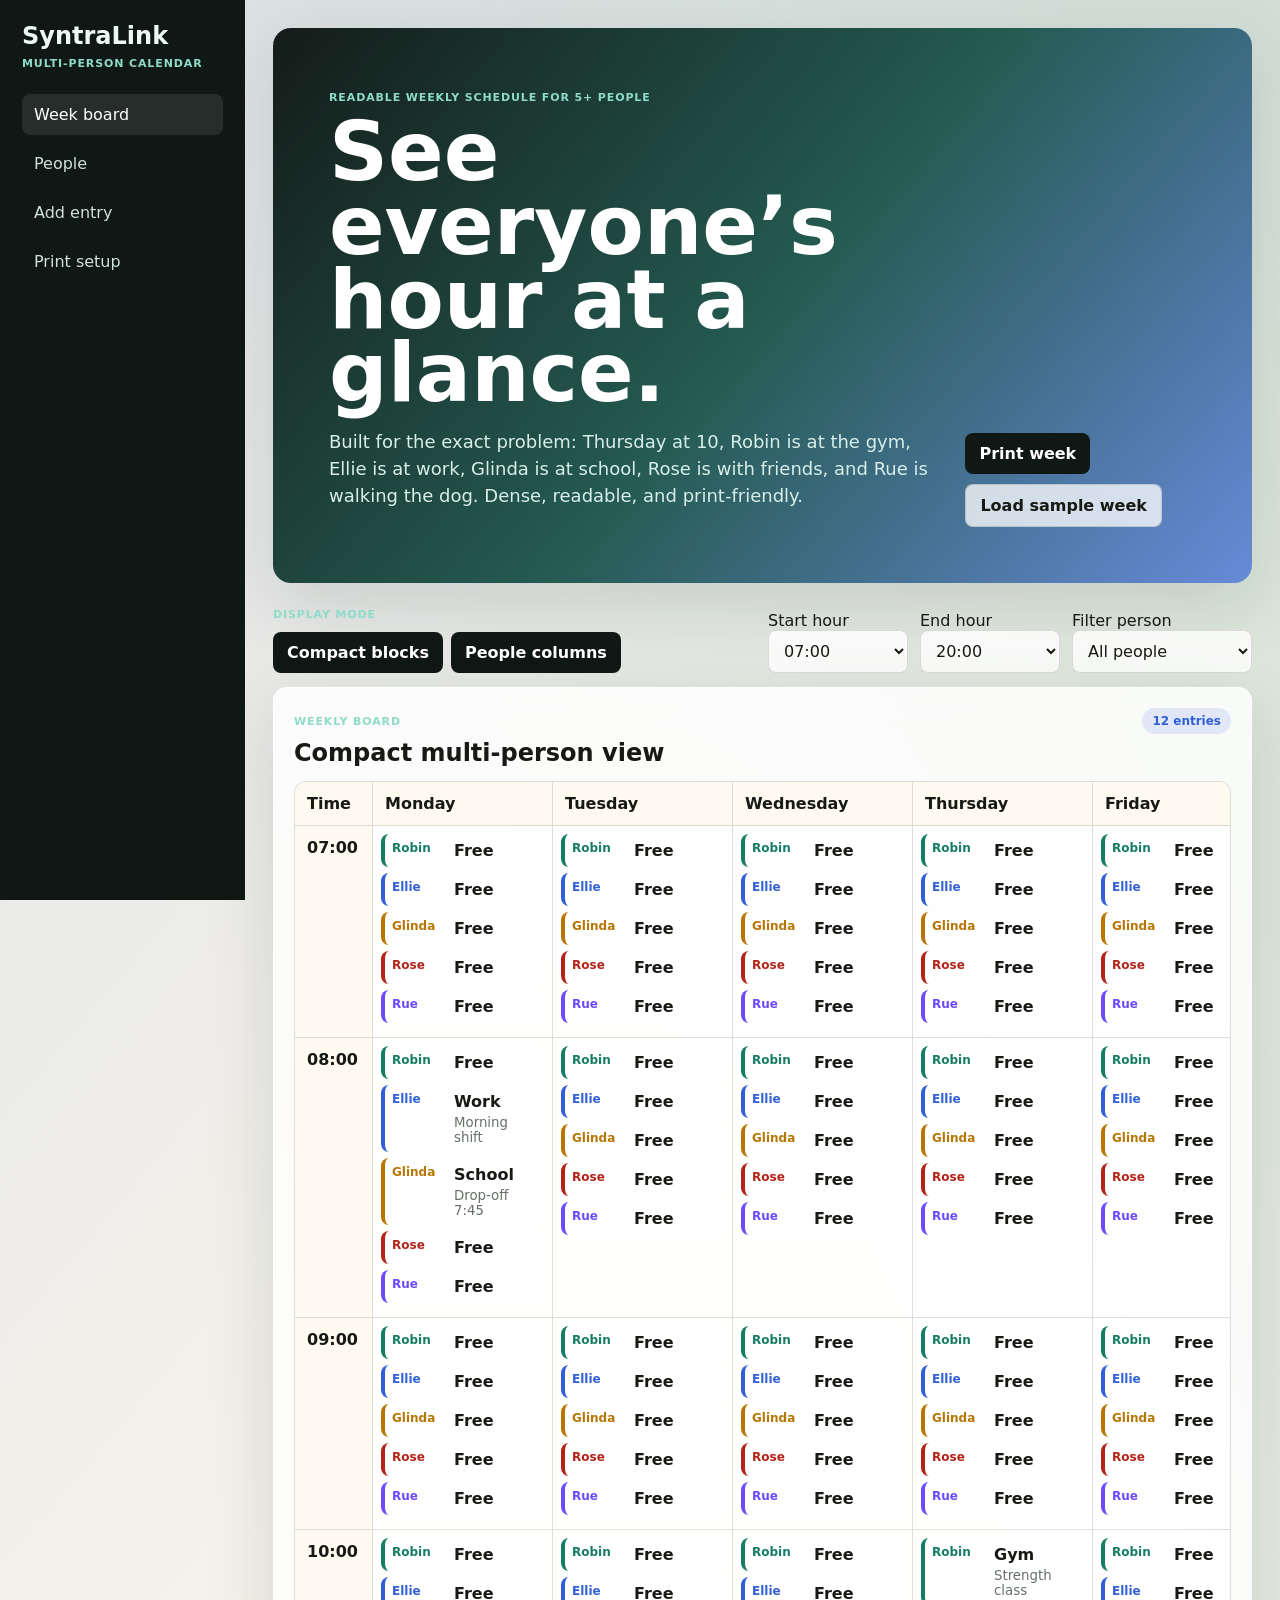
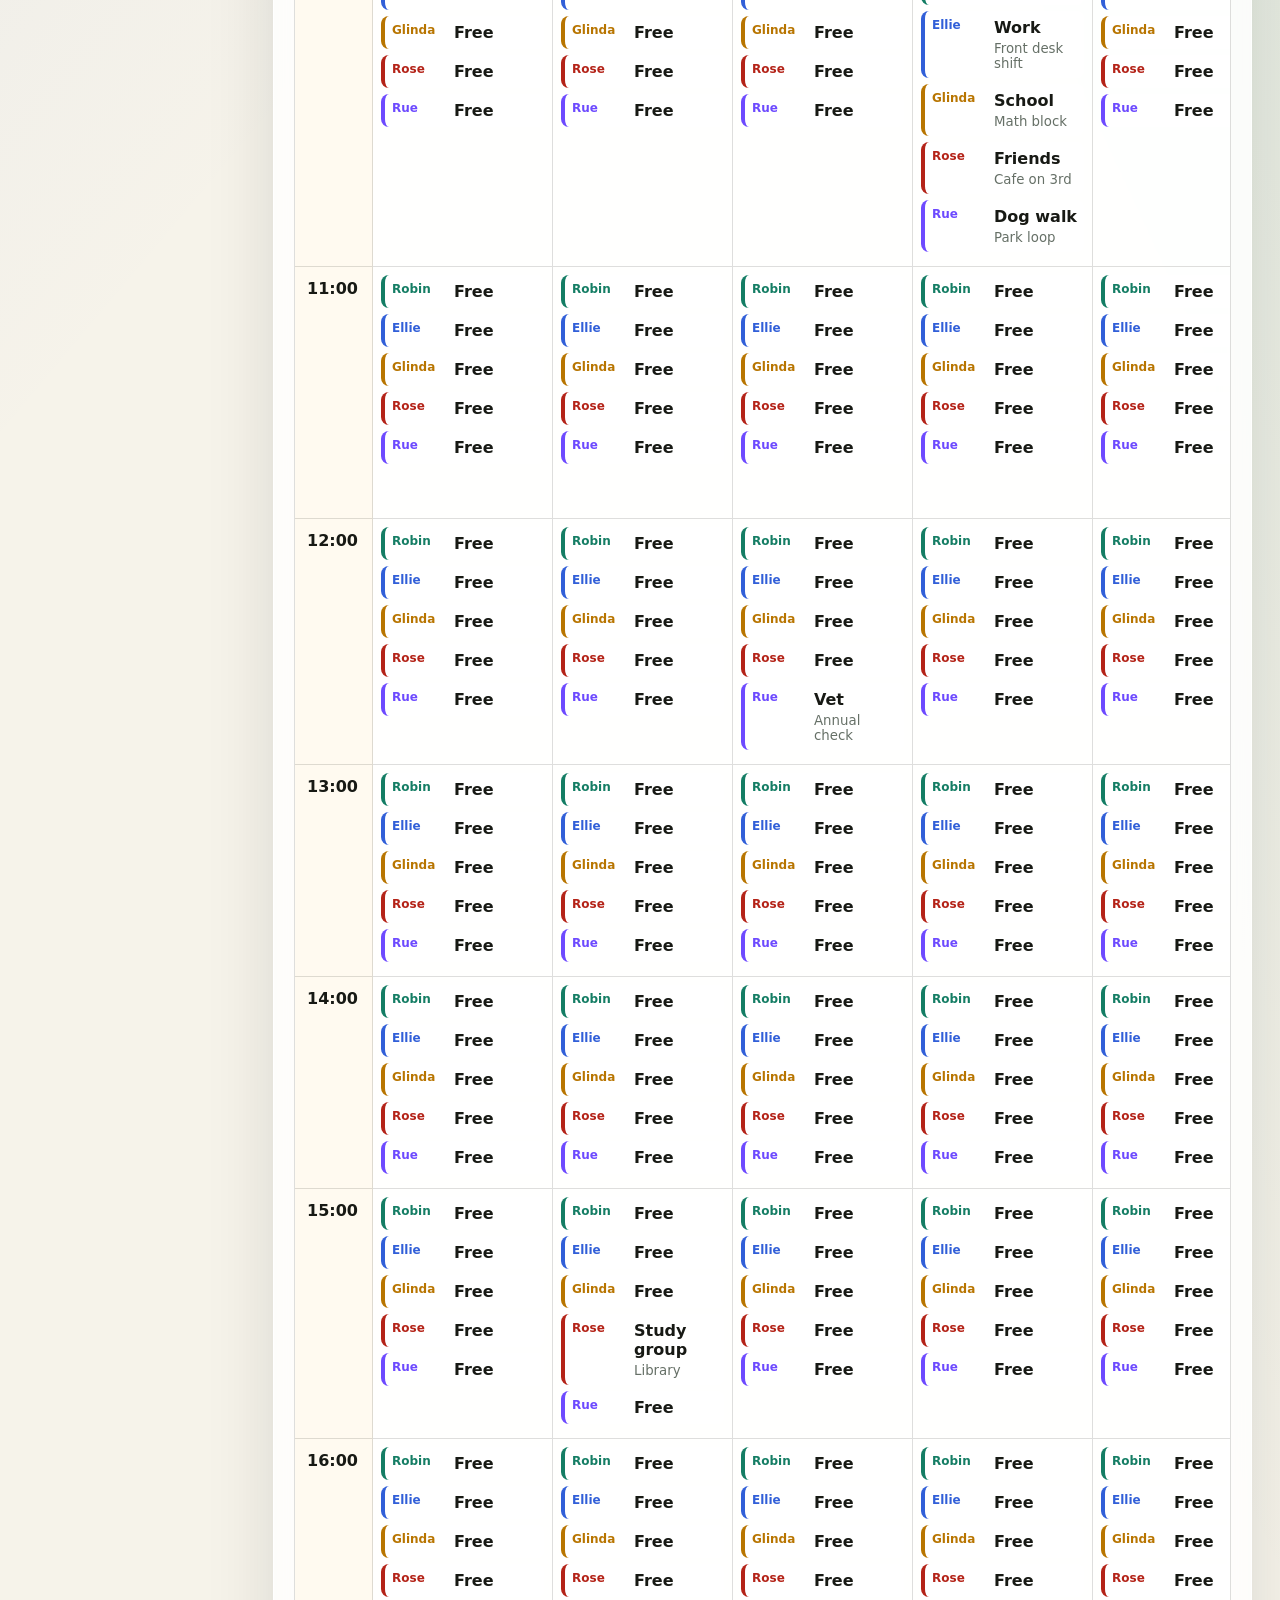
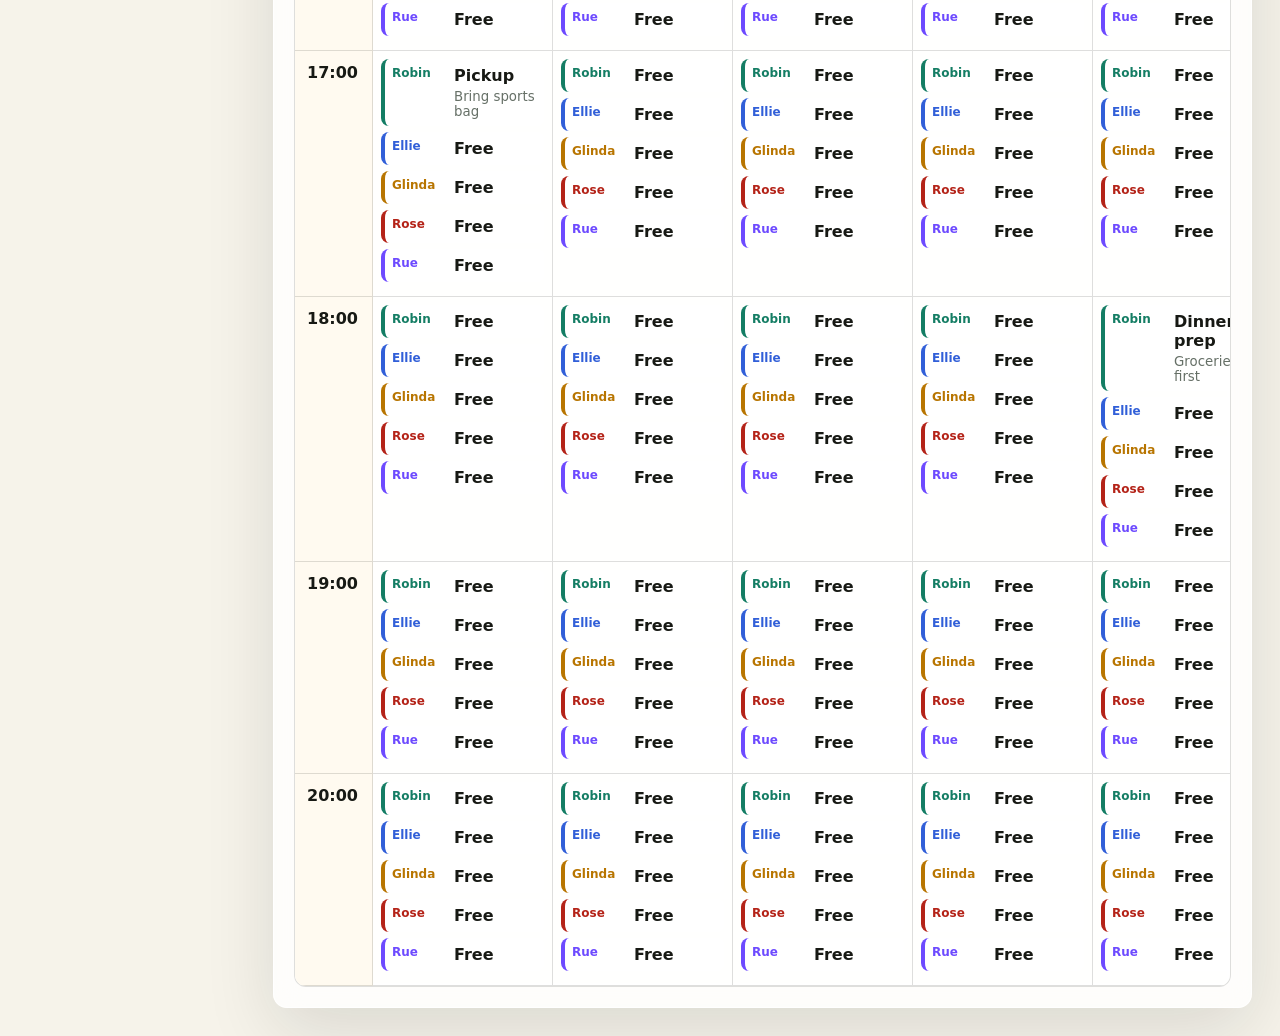
<file: demos/L-0503-multi-person-hourly-calendar/index.html>
<!doctype html>
<html lang="en">
<head>
  <meta charset="utf-8" />
  <meta name="viewport" content="width=device-width, initial-scale=1" />
  <title>Household Hourly Calendar - SyntraLink Demo</title>
  <link rel="stylesheet" href="styles.css" />
</head>
<body>
  <aside class="sidebar">
    <div class="brand">
      <strong>SyntraLink</strong>
      <span>Multi-person calendar</span>
    </div>
    <button class="nav active" data-view="calendar">Week board</button>
    <button class="nav" data-view="people">People</button>
    <button class="nav" data-view="entry">Add entry</button>
    <button class="nav" data-view="print">Print setup</button>
  </aside>

  <main>
    <header class="hero">
      <div>
        <p class="eyebrow">Readable weekly schedule for 5+ people</p>
        <h1>See everyone’s hour at a glance.</h1>
        <p class="lede">Built for the exact problem: Thursday at 10, Robin is at the gym, Ellie is at work, Glinda is at school, Rose is with friends, and Rue is walking the dog. Dense, readable, and print-friendly.</p>
      </div>
      <div class="hero-actions">
        <button id="printBtn">Print week</button>
        <button class="secondary" id="sampleBtn">Load sample week</button>
      </div>
    </header>

    <section id="calendar" class="view active">
      <div class="toolbar">
        <div>
          <p class="label">Display mode</p>
          <div class="segmented">
            <button class="mode active" data-mode="compact">Compact blocks</button>
            <button class="mode" data-mode="people">People columns</button>
          </div>
        </div>
        <label>Start hour
          <select id="startHour"></select>
        </label>
        <label>End hour
          <select id="endHour"></select>
        </label>
        <label>Filter person
          <select id="personFilter"><option value="all">All people</option></select>
        </label>
      </div>

      <section class="panel board-panel">
        <div class="panel-head">
          <div>
            <p class="label">Weekly board</p>
            <h2 id="boardTitle">Compact multi-person view</h2>
          </div>
          <span class="badge" id="entryCount">0 entries</span>
        </div>
        <div id="calendarGrid" class="calendar-grid"></div>
      </section>
    </section>

    <section id="people" class="view">
      <div class="panel">
        <div class="panel-head">
          <div>
            <p class="label">People tracked</p>
            <h2>Color-coded schedule lanes</h2>
          </div>
        </div>
        <div id="peopleGrid" class="people-grid"></div>
      </div>
    </section>

    <section id="entry" class="view">
      <div class="layout two">
        <section class="panel">
          <p class="label">New schedule block</p>
          <h2>Add or update an activity</h2>
          <form id="entryForm" class="form-grid">
            <label>Person<select id="entryPerson"></select></label>
            <label>Day<select id="entryDay"></select></label>
            <label>Hour<select id="entryHour"></select></label>
            <label>Activity<input id="entryActivity" placeholder="Gym, work, school..." required /></label>
            <label class="wide">Details<input id="entryDetails" placeholder="Optional notes, location, pickup, reminder..." /></label>
            <div class="actions wide">
              <button type="submit">Save activity</button>
              <button type="button" class="secondary" id="clearHour">Clear selected hour</button>
            </div>
          </form>
        </section>

        <section class="panel">
          <p class="label">Why normal calendars fail</p>
          <h2>One hour can contain five lives.</h2>
          <p class="body-copy">Instead of stacking tiny overlapping events, every hour cell is designed as a readable roster. The print view keeps names, activity and short notes visible on paper.</p>
          <ul class="clean-list">
            <li>Every hour shows all people, not overlapping slivers.</li>
            <li>Missing entries are visible as empty slots.</li>
            <li>Filtering helps plan one person without losing the household view.</li>
            <li>Print mode removes controls and tightens the grid.</li>
          </ul>
        </section>
      </div>
    </section>

    <section id="print" class="view">
      <div class="layout two">
        <section class="panel">
          <p class="label">Print setup</p>
          <h2>Make the week readable on paper</h2>
          <div class="print-options">
            <label><input type="checkbox" id="hideEmpty" /> Hide empty person slots</label>
            <label><input type="checkbox" id="largePrint" checked /> Use larger print spacing</label>
            <label><input type="checkbox" id="includeNotes" checked /> Include short details</label>
          </div>
          <div class="actions">
            <button id="printBtn2">Print calendar</button>
            <button class="secondary" id="exportCsv">Copy CSV</button>
          </div>
        </section>
        <section class="panel">
          <p class="label">Best use</p>
          <h2>For families, roommates, teams and care schedules.</h2>
          <p class="body-copy">The goal is not another event calendar. It is a weekly status board for multiple people, optimized for dense hourly information and fast scanning.</p>
        </section>
      </div>
    </section>
  </main>

  <div id="toast" role="status" aria-live="polite"></div>
  <script src="app.js"></script>
</body>
</html>
</file>
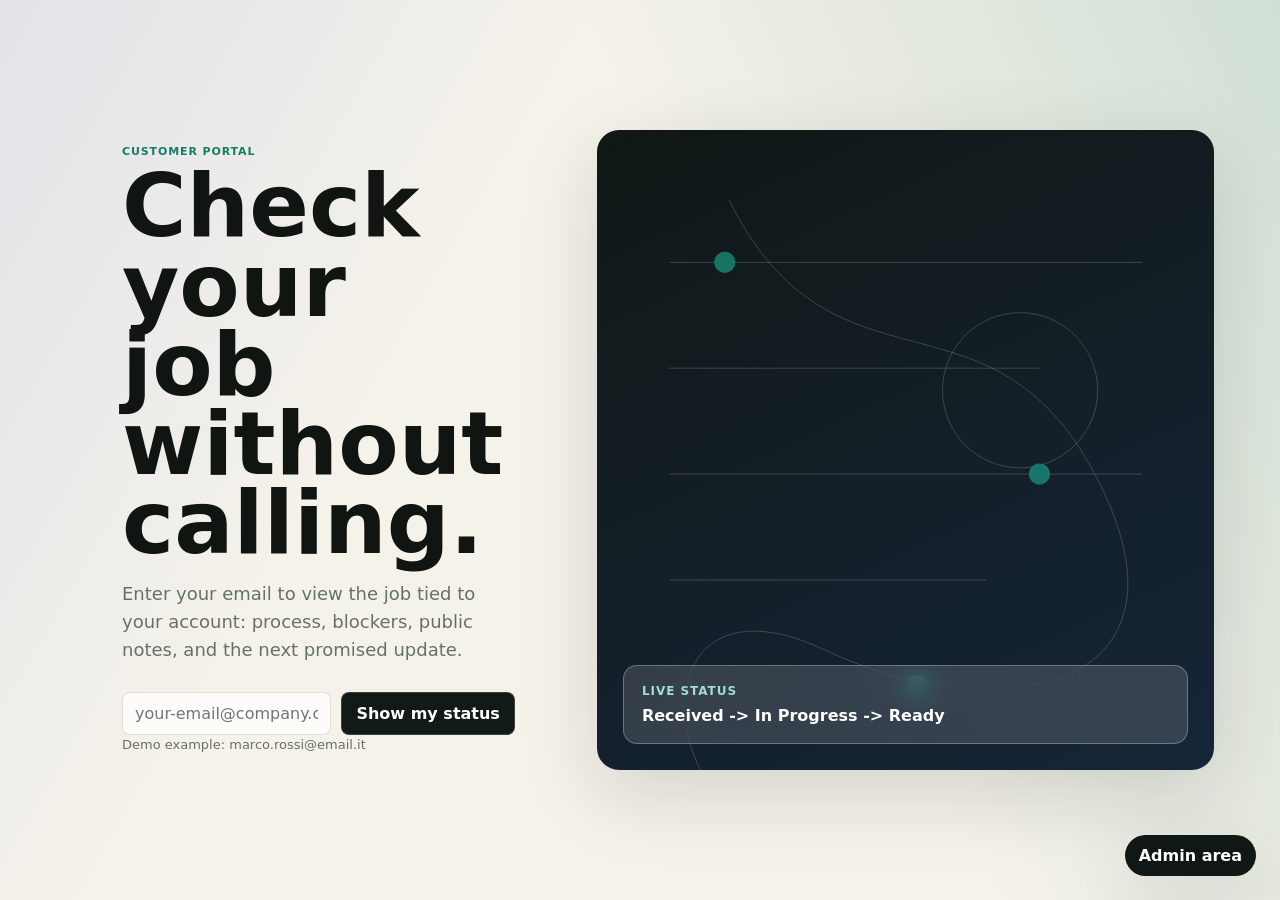
<file: customer.html>
<!doctype html>
<html lang="en">
<head>
  <meta charset="utf-8" />
  <meta name="viewport" content="width=device-width, initial-scale=1" />
  <title>SyntraLink - Customer Status</title>
  <link rel="stylesheet" href="styles.css" />
</head>
<body class="customer-body">
  <main class="customer-page">
    <section class="customer-hero">
      <div class="customer-copy">
        <p class="eyebrow">Customer portal</p>
        <h1>Check your job without calling.</h1>
        <p class="lede">Enter your email to view the job tied to your account: process, blockers, public notes, and the next promised update.</p>
        <form id="customerLookup" class="lookup-form">
          <input id="lookupEmail" type="email" placeholder="your-email@company.com" required />
          <button type="submit">Show my status</button>
        </form>
        <p class="hint">Demo example: marco.rossi@email.it</p>
      </div>

      <div class="customer-stage">
        <div id="customerPlaceholder" class="client-art" aria-hidden="true">
          <div class="glass-ticket">
            <span>LIVE STATUS</span>
            <strong>Received -> In Progress -> Ready</strong>
          </div>
        </div>

        <section id="customerResult" class="customer-result hidden">
          <div class="client-card account-card">
            <div class="client-top">
              <div>
                <p class="label">Verified account</p>
                <h2 id="customerTitle">-</h2>
              </div>
              <span id="customerStatusBadge" class="badge blue">-</span>
            </div>

            <div class="promise">
              <strong>Next update</strong>
              <span id="customerNext">-</span>
            </div>

            <ol id="customerSteps" class="steps"></ol>

            <div class="evidence">
              <div class="photo-tile">
                <span>Work proof</span>
                <strong id="customerStep">-</strong>
              </div>
              <div class="note">
                <strong>Team note</strong>
                <p id="customerNote">-</p>
              </div>
            </div>
          </div>
        </section>

        <section id="emptyResult" class="panel empty-state hidden">
          <p class="label">No job found</p>
          <h2>This email is not linked to an open job.</h2>
          <p class="small">Check for typos or ask the business to connect your email address to the job record.</p>
        </section>
      </div>
    </section>

    <a class="admin-return" href="index.html">Admin area</a>
  </main>

  <div id="toast" role="status" aria-live="polite"></div>
  <script src="customer.js"></script>
</body>
</html>
</file>
<file: demos/L-0503-multi-person-hourly-calendar/styles.css>
:root {
  --bg: #f6f3ea;
  --ink: #171914;
  --muted: #667067;
  --line: rgba(23, 25, 20, .14);
  --panel: rgba(255, 255, 255, .82);
  --dark: #101815;
  --green: #147d64;
  --blue: #315fd8;
  --shadow: 0 22px 70px rgba(16, 24, 21, .12);
}
* { box-sizing: border-box; }
body {
  margin: 0;
  min-height: 100vh;
  display: flex;
  color: var(--ink);
  background: linear-gradient(130deg, rgba(49,95,216,.10), transparent 36%), linear-gradient(245deg, rgba(20,125,100,.15), transparent 46%), var(--bg);
  font-family: Inter, ui-sans-serif, system-ui, -apple-system, BlinkMacSystemFont, "Segoe UI", sans-serif;
}
button, input, select { font: inherit; }
button { cursor: pointer; }
.sidebar { position: sticky; top: 0; width: 245px; height: 100vh; padding: 22px; color: #ecf8f4; background: #101815; }
.brand { margin-bottom: 24px; }
.brand strong { display: block; font-size: 24px; }
.brand span, .eyebrow, .label { display: block; margin-top: 7px; color: #8ddbc8; text-transform: uppercase; letter-spacing: .08em; font-size: 11px; font-weight: 850; }
.nav { width: 100%; margin-bottom: 8px; border: 0; border-radius: 8px; padding: 11px 12px; color: #cfe1dc; background: transparent; text-align: left; }
.nav.active, .nav:hover { color: #fff; background: rgba(255,255,255,.09); }
main { flex: 1; min-width: 0; padding: 28px; }
.hero {
  min-height: 320px;
  display: flex;
  justify-content: space-between;
  gap: 24px;
  align-items: flex-end;
  margin-bottom: 18px;
  padding: clamp(24px, 5vw, 56px);
  border-radius: 18px;
  color: #fff;
  background: linear-gradient(130deg, rgba(16,24,21,.98), rgba(20,78,67,.92), rgba(49,95,216,.68));
  box-shadow: var(--shadow);
}
h1 { max-width: 880px; margin: 0; font-size: clamp(38px, 7vw, 82px); line-height: .9; }
h2 { margin: 0; font-size: 24px; }
.lede { max-width: 780px; color: #d8eee8; font-size: 18px; line-height: 1.5; }
.hero-actions { display: flex; gap: 10px; flex-wrap: wrap; }
.hero-actions button, .actions button, .toolbar button {
  border: 0;
  border-radius: 8px;
  padding: 11px 14px;
  color: #fff;
  background: var(--dark);
  font-weight: 800;
}
.secondary, .toolbar .secondary { color: var(--ink) !important; background: rgba(255,255,255,.76) !important; border: 1px solid var(--line) !important; }
.view { display: none; }
.view.active { display: block; }
.toolbar {
  display: grid;
  grid-template-columns: minmax(250px, 1fr) 140px 140px 180px;
  gap: 12px;
  align-items: end;
  margin-bottom: 14px;
}
select, input { width: 100%; border: 1px solid var(--line); border-radius: 8px; padding: 10px 11px; background: rgba(255,255,255,.82); color: var(--ink); }
.segmented { display: flex; gap: 8px; flex-wrap: wrap; }
.mode { border: 1px solid var(--line); border-radius: 8px; padding: 10px 12px; color: var(--ink); background: rgba(255,255,255,.7); font-weight: 800; }
.mode.active { color: #fff; background: var(--dark); }
.panel {
  border: 1px solid rgba(255,255,255,.78);
  border-radius: 14px;
  padding: 20px;
  background: var(--panel);
  box-shadow: var(--shadow);
  backdrop-filter: blur(14px);
}
.panel-head { display: flex; justify-content: space-between; gap: 14px; align-items: flex-start; margin-bottom: 14px; }
.badge { border-radius: 999px; padding: 6px 10px; color: var(--blue); background: rgba(49,95,216,.12); font-size: 12px; font-weight: 850; }
.compact-grid {
  display: grid;
  grid-template-columns: 78px repeat(7, minmax(180px, 1fr));
  overflow: auto;
  border: 1px solid var(--line);
  border-radius: 12px;
  background: rgba(255,255,255,.55);
}
.corner, .day-head, .time-cell, .hour-cell {
  border-right: 1px solid var(--line);
  border-bottom: 1px solid var(--line);
}
.corner, .day-head { position: sticky; top: 0; z-index: 2; padding: 12px; background: #fffaf0; font-weight: 900; }
.corner { left: 0; z-index: 3; }
.time-cell { position: sticky; left: 0; z-index: 1; padding: 12px; background: #fffaf0; font-weight: 850; }
.hour-cell { min-height: 142px; padding: 8px; background: rgba(255,255,255,.45); }
.roster-row {
  display: grid;
  grid-template-columns: 54px minmax(0, 1fr);
  gap: 4px 8px;
  align-items: start;
  margin-bottom: 6px;
  padding: 7px;
  border-left: 4px solid var(--color);
  border-radius: 8px;
  background: rgba(255,255,255,.7);
}
.roster-row span { color: var(--color); font-weight: 900; font-size: 12px; }
.roster-row strong { overflow-wrap: anywhere; }
.roster-row small { grid-column: 2; color: var(--muted); }
.people-mode-grid { display: grid; gap: 18px; }
.day-card { border: 1px solid var(--line); border-radius: 12px; padding: 14px; background: rgba(255,255,255,.52); }
.day-card h3 { margin: 0 0 12px; }
.people-table { display: grid; grid-template-columns: 78px repeat(var(--people), minmax(150px, 1fr)); overflow: auto; }
.time-head, .person-head, .person-hour { border-right: 1px solid var(--line); border-bottom: 1px solid var(--line); padding: 10px; background: rgba(255,255,255,.62); }
.person-head { color: var(--color); font-weight: 900; }
.person-hour { min-height: 74px; }
.entry strong { display: block; }
.entry small, .empty, .body-copy, .clean-list { color: var(--muted); line-height: 1.5; }
.people-grid { display: grid; grid-template-columns: repeat(5, minmax(150px,1fr)); gap: 12px; }
.people-grid article { padding: 16px; border: 1px solid var(--line); border-radius: 12px; background: rgba(255,255,255,.58); }
.people-grid span { display: block; width: 32px; height: 8px; border-radius: 999px; background: var(--color); margin-bottom: 12px; }
.layout.two { display: grid; grid-template-columns: minmax(0,1fr) minmax(320px,.8fr); gap: 18px; align-items: start; }
.form-grid { display: grid; grid-template-columns: repeat(2,minmax(0,1fr)); gap: 12px; margin-top: 18px; }
.wide { grid-column: 1 / -1; }
.actions { display: flex; gap: 10px; flex-wrap: wrap; margin-top: 14px; }
.print-options { display: grid; gap: 10px; margin-top: 16px; }
.print-options label { display: flex; gap: 10px; padding: 12px; border: 1px solid var(--line); border-radius: 10px; background: rgba(255,255,255,.58); }
#toast { position: fixed; right: 22px; bottom: 22px; max-width: min(420px, calc(100vw - 44px)); padding: 12px 14px; border-radius: 10px; color: #fff; background: var(--dark); box-shadow: var(--shadow); opacity: 0; transform: translateY(10px); transition: opacity .18s ease, transform .18s ease; pointer-events: none; }
#toast.show { opacity: 1; transform: translateY(0); }
@media (max-width: 1080px) { body { display: block; } .sidebar { position: static; width: auto; height: auto; } .nav { display: inline-block; width: auto; } .hero, .layout.two { display: grid; grid-template-columns: 1fr; } .toolbar { grid-template-columns: 1fr 1fr; } .people-grid { grid-template-columns: repeat(2,1fr); } }
@media (max-width: 680px) { main { padding: 16px; } h1 { font-size: 42px; } .toolbar, .form-grid, .people-grid { grid-template-columns: 1fr; } .hero, .panel { padding: 18px; } }
@media print {
  body { display: block; background: #fff; }
  .sidebar, .hero, .toolbar, .actions, #toast { display: none !important; }
  main { padding: 0; }
  .panel { box-shadow: none; border: 0; padding: 0; }
  .compact-grid { grid-template-columns: 62px repeat(7, 1fr); font-size: 10px; border-color: #999; }
  .hour-cell { min-height: 96px; padding: 4px; }
  .roster-row { padding: 3px; margin-bottom: 3px; grid-template-columns: 42px 1fr; }
  .roster-row small { display: block; font-size: 9px; }
}
</file>
<file: styles.css>
:root {
  --ink: #111512;
  --muted: #66716b;
  --paper: #f5f2ea;
  --cream: #fbfaf5;
  --line: rgba(17, 21, 18, .12);
  --panel: rgba(255, 255, 255, .78);
  --dark: #101815;
  --green: #147d64;
  --blue: #315fd8;
  --amber: #bd7b16;
  --red: #bc2f2b;
  --shadow: 0 24px 80px rgba(17, 21, 18, .14);
}

* {
  box-sizing: border-box;
}

body {
  margin: 0;
  min-height: 100vh;
  color: var(--ink);
  background:
    linear-gradient(120deg, rgba(49, 95, 216, .10), transparent 34%),
    linear-gradient(245deg, rgba(20, 125, 100, .16), transparent 42%),
    var(--paper);
  font-family: Inter, ui-sans-serif, system-ui, -apple-system, BlinkMacSystemFont, "Segoe UI", sans-serif;
}

button,
input,
select,
textarea {
  font: inherit;
}

button {
  min-height: 42px;
  border: 1px solid rgba(255, 255, 255, .18);
  border-radius: 8px;
  padding: 10px 14px;
  color: #fff;
  background: #121a17;
  font-weight: 760;
  cursor: pointer;
  transition: transform .16s ease, background .16s ease, border-color .16s ease;
}

button:hover {
  transform: translateY(-1px);
  background: #21332d;
}

button.secondary {
  color: var(--ink);
  background: rgba(255, 255, 255, .68);
  border-color: var(--line);
}

button.danger {
  background: var(--red);
}

input,
select,
textarea {
  width: 100%;
  min-width: 0;
  border: 1px solid var(--line);
  border-radius: 8px;
  padding: 11px 12px;
  color: var(--ink);
  background: rgba(255, 255, 255, .78);
  outline: none;
}

input:focus,
select:focus,
textarea:focus {
  border-color: rgba(49, 95, 216, .58);
  box-shadow: 0 0 0 4px rgba(49, 95, 216, .10);
}

textarea {
  resize: vertical;
  line-height: 1.5;
}

.hidden {
  display: none !important;
}

.eyebrow,
.label,
.brand span {
  margin: 0 0 8px;
  color: var(--green);
  text-transform: uppercase;
  letter-spacing: .08em;
  font-size: 11px;
  font-weight: 850;
}

h1,
h2,
p {
  overflow-wrap: anywhere;
}

h1 {
  margin: 0;
  max-width: 980px;
  font-size: clamp(38px, 7vw, 88px);
  line-height: .9;
  letter-spacing: 0;
}

h2 {
  margin: 0;
  font-size: 24px;
  line-height: 1.1;
}

.lede {
  max-width: 720px;
  margin: 18px 0 0;
  color: var(--muted);
  font-size: 18px;
  line-height: 1.55;
}

.small,
.hint {
  color: var(--muted);
  line-height: 1.5;
}

.login-screen {
  position: relative;
  min-height: 100vh;
  display: grid;
  place-items: center;
  padding: 28px;
  overflow: hidden;
}

.ambient-grid {
  position: absolute;
  inset: 22px;
  border: 1px solid var(--line);
  border-radius: 18px;
  background-image:
    linear-gradient(rgba(17, 21, 18, .08) 1px, transparent 1px),
    linear-gradient(90deg, rgba(17, 21, 18, .08) 1px, transparent 1px);
  background-size: 72px 72px;
  mask-image: linear-gradient(to bottom, black, transparent 86%);
}

.login-card {
  position: relative;
  width: min(920px, 100%);
  padding: clamp(28px, 6vw, 72px);
  border: 1px solid rgba(255, 255, 255, .65);
  border-radius: 18px;
  background: rgba(251, 250, 245, .76);
  box-shadow: var(--shadow);
  backdrop-filter: blur(18px);
}

.login-form {
  display: grid;
  grid-template-columns: minmax(0, 1fr) auto;
  gap: 12px;
  align-items: end;
  margin-top: 28px;
}

.login-form label,
.form-grid label {
  display: grid;
  gap: 7px;
  font-size: 13px;
  font-weight: 780;
}

.hint {
  grid-column: 1 / -1;
  margin: 0;
  font-size: 13px;
}

.ghost-link,
.admin-return {
  display: inline-flex;
  margin-top: 20px;
  color: var(--ink);
  font-weight: 800;
}

.app-shell {
  min-height: 100vh;
  display: flex;
}

.sidebar {
  position: sticky;
  top: 0;
  width: 250px;
  height: 100vh;
  display: flex;
  flex-direction: column;
  gap: 8px;
  padding: 22px;
  color: #eef8f4;
  background: rgba(16, 24, 21, .96);
}

.brand {
  margin-bottom: 24px;
}

.brand strong {
  display: block;
  font-size: 25px;
  line-height: 1;
}

.brand span {
  display: block;
  margin-top: 7px;
  color: #8dd9c7;
}

.nav {
  width: 100%;
  color: #c5d8d0;
  background: transparent;
  border-color: transparent;
  text-align: left;
  text-decoration: none;
}

.nav.active,
.nav:hover {
  color: #fff;
  background: rgba(255, 255, 255, .09);
  transform: none;
}

.danger-nav {
  margin-top: auto;
  color: #ffb5ae;
}

main {
  flex: 1;
  min-width: 0;
  padding: 28px;
}

.hero-admin {
  min-height: 330px;
  display: flex;
  justify-content: space-between;
  gap: 26px;
  align-items: flex-end;
  margin-bottom: 20px;
  padding: clamp(24px, 5vw, 56px);
  border: 1px solid rgba(255, 255, 255, .66);
  border-radius: 18px;
  color: #fff;
  background:
    linear-gradient(130deg, rgba(16, 24, 21, .96), rgba(15, 48, 45, .90) 48%, rgba(49, 95, 216, .70)),
    url("data:image/svg+xml,%3Csvg xmlns='http://www.w3.org/2000/svg' width='900' height='500' viewBox='0 0 900 500'%3E%3Cg fill='none' stroke='%23ffffff' stroke-opacity='.16'%3E%3Cpath d='M60 410 C180 200 300 470 430 230 S690 120 840 310'/%3E%3Cpath d='M120 80 H780 M120 150 H740 M120 220 H820 M120 290 H700 M120 360 H780'/%3E%3Ccircle cx='430' cy='230' r='54'/%3E%3C/g%3E%3C/svg%3E");
  background-size: cover;
  box-shadow: var(--shadow);
}

.hero-admin .eyebrow,
.hero-admin .lede {
  color: #bde8de;
}

.hero-actions,
.actions,
.top-actions,
.client-actions {
  display: flex;
  gap: 10px;
  flex-wrap: wrap;
}

.view {
  display: none;
}

.view.active {
  display: block;
}

.metrics {
  display: grid;
  grid-template-columns: repeat(4, minmax(150px, 1fr));
  gap: 14px;
  margin-bottom: 18px;
}

.metrics article,
.panel,
.client-card {
  border: 1px solid rgba(255, 255, 255, .72);
  border-radius: 14px;
  background: var(--panel);
  box-shadow: 0 18px 55px rgba(17, 21, 18, .09);
  backdrop-filter: blur(14px);
}

.metrics article {
  padding: 18px;
}

.metrics b {
  display: block;
  font-size: 39px;
  line-height: 1;
}

.metrics span {
  color: var(--muted);
}

.layout.two {
  display: grid;
  grid-template-columns: minmax(0, 1.18fr) minmax(330px, .82fr);
  gap: 18px;
}

.panel,
.client-card {
  padding: 22px;
}

.panel-head,
.client-top {
  display: flex;
  justify-content: space-between;
  gap: 14px;
  align-items: flex-start;
  margin-bottom: 18px;
}

.badge {
  display: inline-flex;
  align-items: center;
  min-height: 28px;
  padding: 5px 10px;
  border-radius: 999px;
  color: #0f6b52;
  background: rgba(20, 125, 100, .13);
  font-size: 12px;
  font-weight: 850;
  white-space: nowrap;
}

.badge.ready,
.pill.ready {
  color: #0f6b52;
  background: rgba(20, 125, 100, .14);
}

.badge.needs-update,
.pill.needs-update {
  color: var(--red);
  background: rgba(188, 47, 43, .12);
}

.badge.waiting,
.pill.waiting {
  color: var(--amber);
  background: rgba(189, 123, 22, .14);
}

.badge.on-track,
.badge.blue,
.pill.on-track {
  color: var(--blue);
  background: rgba(49, 95, 216, .13);
}

.worklist {
  list-style: none;
  padding: 0;
  margin: 0;
}

.worklist li {
  display: flex;
  justify-content: space-between;
  gap: 14px;
  align-items: center;
  padding: 14px 0;
  border-top: 1px solid var(--line);
}

.worklist span {
  display: block;
  margin-top: 4px;
  color: var(--muted);
}

.visual-panel {
  min-height: 310px;
  overflow: hidden;
}

.status-radar {
  display: grid;
  gap: 12px;
  margin-top: 24px;
}

.status-radar span {
  position: relative;
  display: block;
  padding: 12px 14px;
  border-radius: 999px;
  color: #fff;
  background: #121a17;
  overflow: hidden;
}

.status-radar span::after {
  content: "";
  position: absolute;
  inset: 0;
  width: var(--i);
  background: linear-gradient(90deg, rgba(20, 125, 100, .85), rgba(49, 95, 216, .70));
  z-index: 0;
}

.status-radar span {
  isolation: isolate;
}

.status-radar span::before {
  content: attr(style);
  display: none;
}

.toolbar {
  display: grid;
  grid-template-columns: minmax(220px, 1fr) 190px auto;
  gap: 10px;
  margin-bottom: 14px;
}

.split-workspace {
  display: grid;
  grid-template-columns: minmax(0, 1fr) minmax(340px, 430px);
  gap: 18px;
  align-items: start;
}

.table-wrap {
  overflow-x: auto;
  border: 1px solid rgba(255, 255, 255, .72);
  border-radius: 14px;
  background: rgba(255, 255, 255, .74);
  box-shadow: 0 18px 55px rgba(17, 21, 18, .09);
}

table {
  width: 100%;
  min-width: 900px;
  border-collapse: collapse;
}

th,
td {
  padding: 14px;
  border-bottom: 1px solid var(--line);
  text-align: left;
  vertical-align: middle;
}

th {
  color: #5d6963;
  background: rgba(255, 255, 255, .62);
  font-size: 13px;
}

.selected-row {
  background: rgba(49, 95, 216, .06);
}

.link-button {
  min-height: auto;
  padding: 0;
  color: var(--ink);
  background: transparent;
  border: 0;
  font-weight: 850;
  text-align: left;
}

.link-button:hover {
  color: var(--blue);
  background: transparent;
  transform: none;
}

.small-button {
  min-height: 34px;
  padding: 7px 10px;
  font-size: 13px;
}

.pill {
  display: inline-flex;
  max-width: 230px;
  padding: 6px 9px;
  border-radius: 999px;
  font-size: 12px;
  font-weight: 850;
  line-height: 1.2;
}

.editor-panel {
  position: sticky;
  top: 18px;
}

.form-grid {
  display: grid;
  grid-template-columns: repeat(2, minmax(0, 1fr));
  gap: 12px;
  margin-top: 18px;
}

.wide {
  grid-column: 1 / -1;
}

.dropzone {
  display: grid;
  place-items: center;
  min-height: 210px;
  margin: 20px 0;
  padding: 24px;
  border: 1px dashed rgba(17, 21, 18, .32);
  border-radius: 14px;
  background:
    linear-gradient(135deg, rgba(20, 125, 100, .10), rgba(49, 95, 216, .08)),
    rgba(255, 255, 255, .45);
  text-align: center;
  cursor: pointer;
}

.dropzone input {
  display: none;
}

.dropzone strong {
  font-size: 22px;
}

.dropzone span {
  color: var(--muted);
}

.preview-list {
  display: grid;
  gap: 10px;
  margin-top: 16px;
}

.preview-list article,
.settings-list label {
  padding: 12px;
  border: 1px solid var(--line);
  border-radius: 10px;
  background: rgba(255, 255, 255, .55);
}

.preview-list span {
  display: block;
  margin-top: 4px;
  color: var(--muted);
}

.settings-list {
  display: grid;
  gap: 10px;
  margin-top: 18px;
}

.settings-list label {
  display: flex;
  gap: 10px;
  align-items: flex-start;
  line-height: 1.4;
}

.settings-list input {
  width: 18px;
  height: 18px;
  margin-top: 1px;
  accent-color: var(--green);
}

.customer-page {
  max-width: 1200px;
  margin: 0 auto;
  padding: 26px;
}

.customer-hero {
  min-height: calc(100vh - 52px);
  display: grid;
  grid-template-columns: minmax(0, .9fr) minmax(0, 1.1fr);
  gap: 26px;
  align-items: center;
}

.client-art {
  min-height: min(640px, calc(100vh - 110px));
  display: flex;
  align-items: flex-end;
  padding: 26px;
  border-radius: 22px;
  background:
    linear-gradient(155deg, rgba(16, 24, 21, .10), rgba(49, 95, 216, .18)),
    url("data:image/svg+xml,%3Csvg xmlns='http://www.w3.org/2000/svg' width='700' height='900' viewBox='0 0 700 900'%3E%3Crect width='700' height='900' fill='%23101815'/%3E%3Cg fill='none' stroke='%23f7f0dd' stroke-opacity='.24'%3E%3Cpath d='M82 150h536M82 270h420M82 390h536M82 510h360M82 630h536M82 750h420'/%3E%3Cpath d='M150 80c120 240 300 80 420 320s-120 280-310 190S60 710 170 790'/%3E%3Ccircle cx='480' cy='295' r='88'/%3E%3C/g%3E%3Cg fill='%23147d64'%3E%3Ccircle cx='145' cy='150' r='12'/%3E%3Ccircle cx='502' cy='390' r='12'/%3E%3Ccircle cx='363' cy='630' r='12'/%3E%3C/g%3E%3C/svg%3E");
  background-size: cover;
  box-shadow: var(--shadow);
}

.glass-ticket {
  width: 100%;
  padding: 18px;
  border: 1px solid rgba(255, 255, 255, .28);
  border-radius: 14px;
  color: #fff;
  background: rgba(255, 255, 255, .14);
  backdrop-filter: blur(14px);
}

.glass-ticket span {
  display: block;
  margin-bottom: 8px;
  color: #9de0cf;
  font-size: 12px;
  font-weight: 850;
  letter-spacing: .08em;
}

.customer-copy {
  display: flex;
  flex-direction: column;
  justify-content: center;
  padding: clamp(18px, 5vw, 56px);
}

.customer-stage {
  min-height: min(640px, calc(100vh - 110px));
  display: grid;
  align-items: stretch;
}

.lookup-form {
  display: grid;
  grid-template-columns: minmax(0, 1fr) auto;
  gap: 10px;
  margin-top: 28px;
}

.customer-result {
  display: grid;
  align-items: center;
}

.account-card {
  max-height: calc(100vh - 110px);
  overflow: auto;
}

.promise {
  display: flex;
  justify-content: space-between;
  gap: 14px;
  padding: 15px;
  border: 1px solid rgba(20, 125, 100, .25);
  border-radius: 10px;
  background: rgba(20, 125, 100, .08);
}

.promise span {
  color: var(--green);
  font-weight: 850;
}

.steps {
  display: grid;
  gap: 10px;
  padding: 0;
  margin: 18px 0;
  list-style: none;
}

.steps li {
  display: grid;
  grid-template-columns: 34px minmax(0, 1fr);
  gap: 10px;
  align-items: center;
  padding: 12px;
  border: 1px solid var(--line);
  border-radius: 10px;
  background: rgba(255, 255, 255, .56);
}

.steps span {
  display: grid;
  place-items: center;
  width: 30px;
  height: 30px;
  border-radius: 999px;
  color: var(--muted);
  background: rgba(17, 21, 18, .08);
  font-size: 13px;
  font-weight: 850;
}

.steps p {
  margin: 0;
  font-weight: 780;
}

.steps .done span {
  color: #fff;
  background: var(--green);
}

.steps .current {
  border-color: rgba(49, 95, 216, .34);
  background: rgba(49, 95, 216, .08);
}

.steps .current span {
  color: #fff;
  background: var(--blue);
}

.evidence {
  display: grid;
  grid-template-columns: 210px minmax(0, 1fr);
  gap: 12px;
}

.photo-tile {
  min-height: 140px;
  display: flex;
  flex-direction: column;
  justify-content: space-between;
  padding: 14px;
  border-radius: 12px;
  color: #fff;
  background:
    linear-gradient(135deg, rgba(20, 125, 100, .88), rgba(49, 95, 216, .70)),
    repeating-linear-gradient(45deg, #d9d0ba 0 10px, #a8b6ae 10px 20px);
}

.photo-tile span {
  width: max-content;
  padding: 4px 7px;
  border-radius: 999px;
  background: rgba(255, 255, 255, .22);
  font-size: 12px;
  font-weight: 850;
}

.note {
  padding: 14px;
  border: 1px solid var(--line);
  border-radius: 12px;
  background: rgba(255, 255, 255, .55);
}

.note p {
  margin: 8px 0 0;
  color: var(--muted);
  line-height: 1.5;
}

.empty-state {
  display: grid;
  align-content: center;
  min-height: min(520px, calc(100vh - 130px));
  margin: 0;
}

.admin-return {
  position: fixed;
  right: 24px;
  bottom: 24px;
  padding: 11px 14px;
  border-radius: 999px;
  color: #fff;
  background: var(--dark);
  text-decoration: none;
  box-shadow: var(--shadow);
}

#toast {
  position: fixed;
  right: 22px;
  bottom: 22px;
  max-width: min(430px, calc(100vw - 44px));
  padding: 12px 14px;
  border-radius: 10px;
  color: #fff;
  background: #101815;
  box-shadow: 0 18px 45px rgba(0, 0, 0, .18);
  opacity: 0;
  transform: translateY(10px);
  pointer-events: none;
  transition: opacity .18s ease, transform .18s ease;
  z-index: 20;
}

#toast.show {
  opacity: 1;
  transform: translateY(0);
}

@media (max-width: 1120px) {
  .app-shell {
    display: block;
  }

  .sidebar {
    position: static;
    width: auto;
    height: auto;
    flex-direction: row;
    flex-wrap: wrap;
  }

  .brand {
    width: 100%;
    margin-bottom: 8px;
  }

  .nav {
    width: auto;
  }

  .danger-nav {
    margin-top: 0;
  }

  .hero-admin,
  .layout.two,
  .split-workspace,
  .customer-hero {
    grid-template-columns: 1fr;
    min-height: auto;
  }

  .hero-admin {
    display: grid;
  }

  .editor-panel {
    position: static;
  }
}

@media (max-width: 760px) {
  main,
  .customer-page {
    padding: 16px;
  }

  h1 {
    font-size: clamp(36px, 14vw, 58px);
  }

  .metrics,
  .toolbar,
  .login-form,
  .lookup-form,
  .form-grid,
  .evidence {
    grid-template-columns: 1fr;
  }

  .metrics {
    display: grid;
  }

  .panel,
  .client-card,
  .metrics article,
  .login-card {
    padding: 16px;
  }

  .hero-admin {
    min-height: 420px;
    padding: 22px;
  }

  .client-art {
    min-height: 340px;
  }

  .customer-stage {
    min-height: auto;
  }

  .customer-result {
    margin-top: 0;
  }

  .account-card {
    max-height: none;
  }
}
</file>
